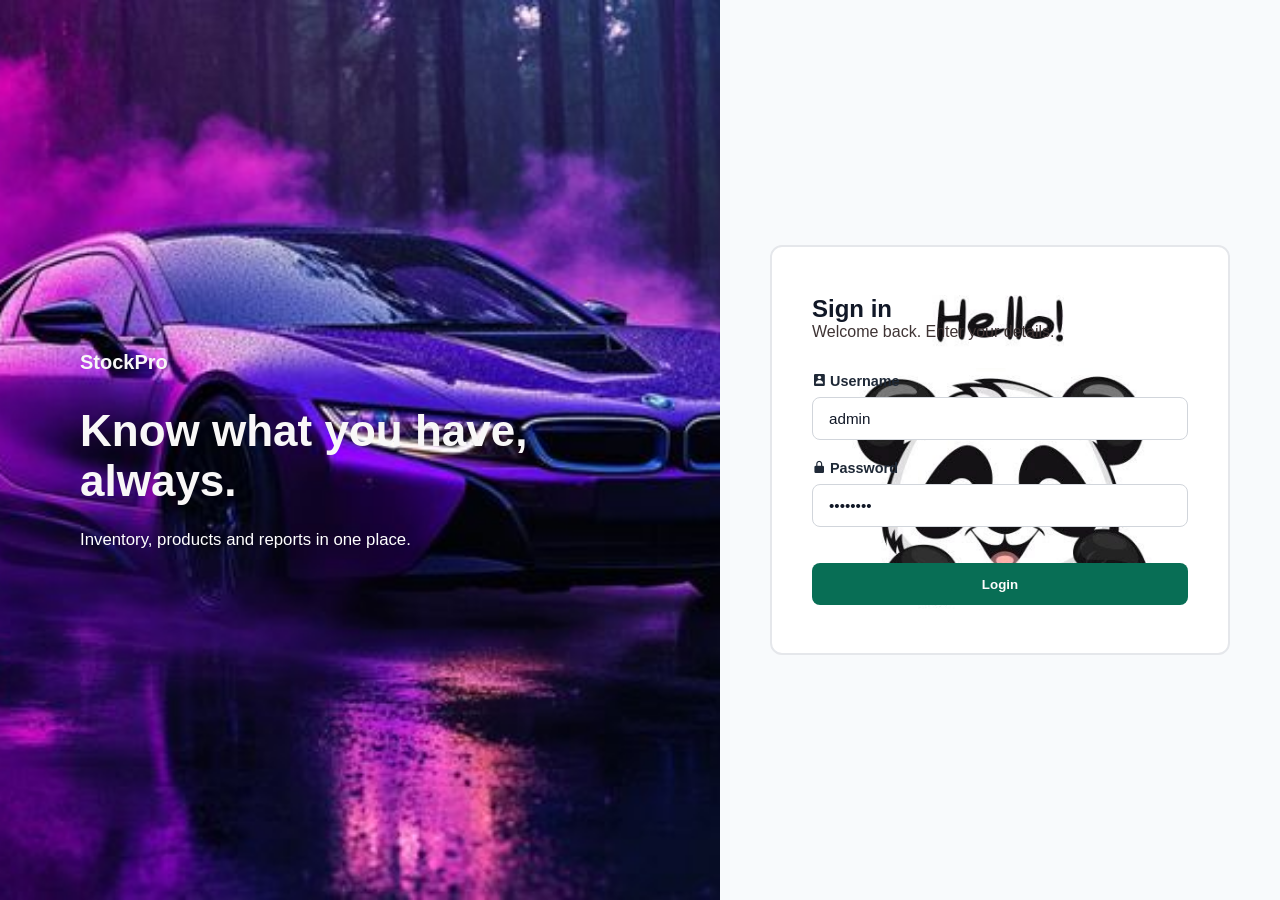
<file: index.html>
<!DOCTYPE html>
<html lang="en">
<head>
    <meta charset="UTF-8">
    <title>StockPro - Sign In</title>
    <link rel="stylesheet" href="style.css">
    <link href='https://unpkg.com/boxicons@2.1.4/css/boxicons.min.css' rel='stylesheet'>
    <style>
        body { margin: 0; padding: 0; background-color: #f3f4f6; display: block; }
        .auth-container { display: flex; width: 100vw; height: 100vh; }
        .auth-left { flex: 1; background: url('download.jpg') no-repeat center center; background-size: cover; color: rgb(248, 247, 247); display: flex; flex-direction: column; justify-content: center; padding: 0 5rem; }
        .auth-left h1 { font-size: 2.75rem; font-weight: 700; margin-bottom: 1.5rem; }
        .auth-left p { color: #ffffff; font-size: 1.05rem; }
        .auth-right { flex: 1; display: flex; align-items: center; justify-content: center; background-color: #f8fafc; }
        .auth-card { background: url('Sticker world.jpg') no-repeat center center; background-size: cover; padding: 3rem 2.5rem; border-radius: 12px; width: 100%; max-width: 460px; border: 2px solid var(--border-color); }
        .btn-login { background-color: #086e55; color: rgb(253, 252, 252); border: none; padding: 0.85rem; border-radius: 8px; cursor: pointer; font-weight: 600; width: 100%; margin-top: 1rem; }
    </style>
</head>
<body>
    <div class="auth-container">
        <div class="auth-left">
            <div style="font-size:1.25rem; font-weight:700; margin-bottom:2rem;">StockPro</div>
            <h1>Know what you have, always.</h1>
            <p>Inventory, products and reports in one place.</p>
        </div>
        <div class="auth-right">
            <div class="auth-card">
                <h2>Sign in</h2>
                <p style="color:#3f3434; margin-bottom:2rem;">Welcome back. Enter your details.</p>
                <form onsubmit="event.preventDefault(); window.location.href='dashboard.html';">
                    <div class="form-group"><label><i class='bx bxs-user-rectangle'></i> Username</label><input type="text" class="form-control" placeholder="admin" required value="admin"></div>
                    <div class="form-group"><label><i class='bx bxs-lock-alt'></i> Password</label><input type="password" class="form-control" placeholder="Password" required value="password"></div>
                    <button type="submit" class="btn-login">Login</button>
                </form>
            </div>
        </div>
    </div>
</body>
</html>
</file>
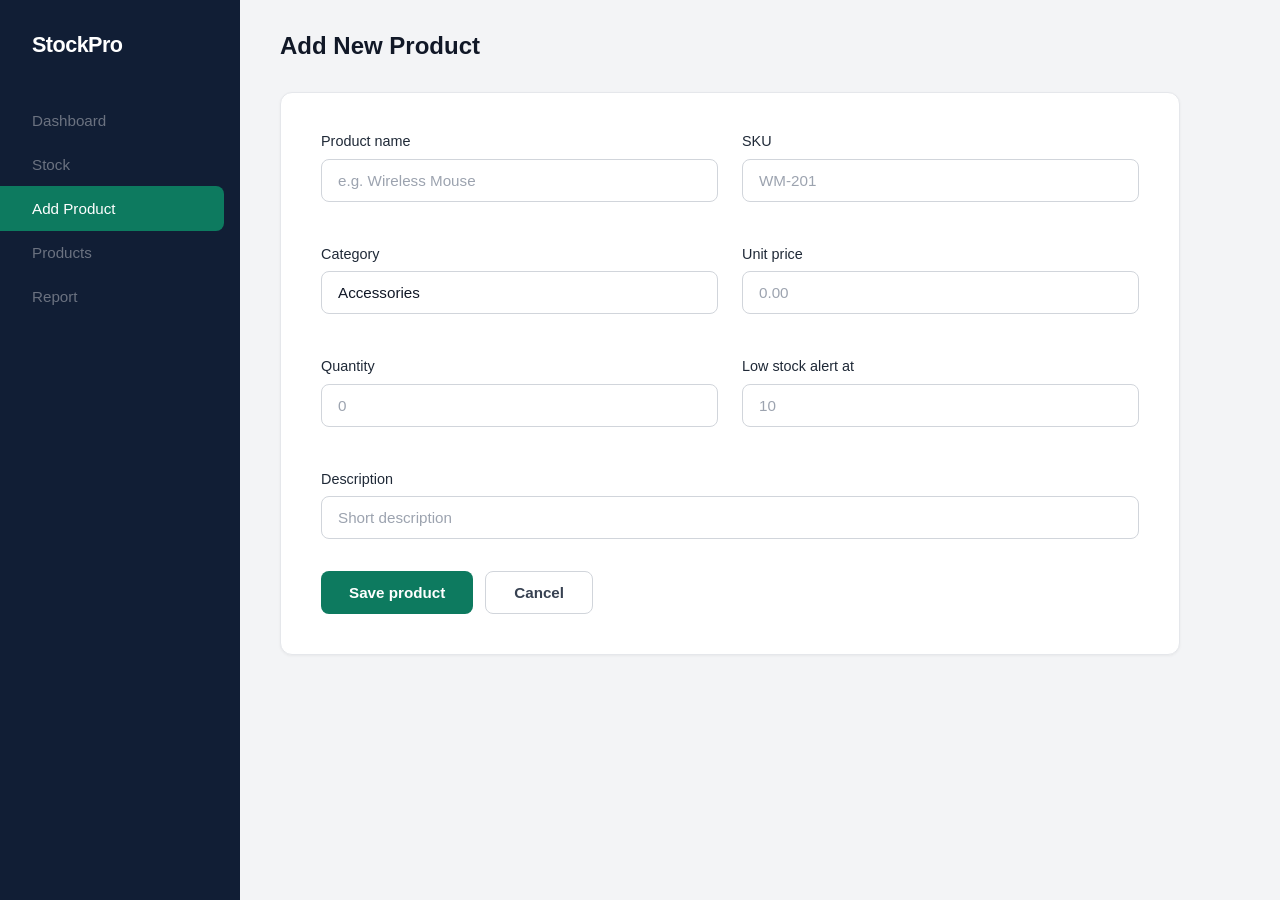
<file: add-product.html>
<!DOCTYPE html>
<html lang="en">
<head>
    <meta charset="UTF-8">
    <meta name="viewport" content="width=device-width, initial-scale=1.0">
    <title>StockPro - Add New Product</title>
    <link rel="stylesheet" href="style.css">
    <style>
        /* រចនាបថប្លង់ផ្ទៃទម្រង់បន្ថែមផលិតផលឱ្យដូចរូបភាពគំរូ */
        .form-container-card {
            background: white;
            border-radius: 12px;
            padding: 2.5rem;
            border: 1px solid var(--border-color);
            box-shadow: 0 1px 3px rgba(0,0,0,0.05);
            max-width: 900px;
            width: 100%;
        }

        .form-row-grid {
            display: grid;
            grid-template-columns: 1fr 1fr;
            gap: 1.5rem;
            margin-bottom: 1.5rem;
        }

        .form-group label {
            display: block;
            margin-bottom: 0.6rem;
            font-size: 0.9rem;
            font-weight: 500;
            color: #1f2937;
        }

        .form-control {
            width: 100%;
            padding: 0.75rem 1rem;
            border: 1px solid #d1d5db;
            border-radius: 8px;
            font-size: 0.95rem;
            color: #111827;
            background-color: #ffffff;
            transition: border-color 0.2s;
        }

        .form-control::placeholder {
            color: #9ca3af;
        }

        .form-control:focus {
            outline: none;
            border-color: var(--active-tab-bg);
        }

        .select-control {
            padding: 0.75rem 2.5rem 0.75rem 1rem;
            border: 1px solid #d1d5db;
            border-radius: 8px;
            font-size: 0.95rem;
            color: #111827;
            background: #ffffff url("data:image/svg+xml,%3Csvg xmlns='http://w3.org' fill='none' viewBox='0 0 24 24' stroke='%236b7280'%3E%3Cpath stroke-linecap='round' stroke-linejoin='round' stroke-width='2' d='M19 9l-7 7-7-7'/%3E%3C/svg%3E") no-repeat right 0.75rem center;
            background-size: 1rem;
            -webkit-appearance: none;
            appearance: none;
            cursor: pointer;
            width: 100%;
        }

        .btn-actions-group {
            display: flex;
            gap: 0.75rem;
            margin-top: 2rem;
        }

        .btn-save-prod {
            background-color: var(--active-tab-bg);
            color: white;
            border: none;
            padding: 0.75rem 1.75rem;
            border-radius: 8px;
            cursor: pointer;
            font-weight: 600;
            font-size: 0.95rem;
            transition: background-color 0.2s;
        }

        .btn-save-prod:hover {
            background-color: var(--primary-hover);
        }

        .btn-cancel-prod {
            background-color: white;
            color: #374151;
            border: 1px solid #d1d5db;
            padding: 0.75rem 1.75rem;
            border-radius: 8px;
            cursor: pointer;
            font-weight: 600;
            font-size: 0.95rem;
            transition: all 0.2s;
        }

        .btn-cancel-prod:hover {
            background-color: #f3f4f6;
        }
    </style>
</head>
<body>

    <!-- របារចំហៀងឆ្វេង (Sidebar) ដូចរូបថតគំរូ -->
    <div class="sidebar">
        <div class="logo">StockPro</div>
        <a href="dashboard.html">Dashboard</a>
        <a href="stock.html">Stock</a>
        <a href="add-product.html" class="active">Add Product</a>
        <a href="products.html">Products</a>
        <a href="report.html">Report</a>
    </div>

    <!-- ផ្នែកមាតិកាខាងស្តាំ -->
    <div class="main-wrapper">
        <div class="content-header">
            <h1 style="font-size: 1.5rem; font-weight: 700; color: #111827;">Add New Product</h1>
        </div>

        <div class="content-body">
            <!-- ផ្ទាំងកាតបំពេញទម្រង់បែបបទ -->
            <div class="form-container-card">
                <form id="add-product-page-form">
                    
                    <!-- ជួរទី១: Product name និង SKU -->
                    <div class="form-row-grid">
                        <div class="form-group">
                            <label>Product name</label>
                            <input type="text" id="p_name" class="form-control" placeholder="e.g. Wireless Mouse" required>
                        </div>
                        <div class="form-group">
                            <label>SKU</label>
                            <input type="text" id="p_sku" class="form-control" placeholder="WM-201" required>
                        </div>
                    </div>

                    <!-- ជួរទី២: Category និង Unit price -->
                    <div class="form-row-grid">
                        <div class="form-group">
                            <label>Category</label>
                            <select id="p_category" class="select-control">
                                <option value="Accessories">Accessories</option>
                                <option value="Peripherals">Peripherals</option>
                                <option value="Displays">Displays</option>
                            </select>
                        </div>
                        <div class="form-group">
                            <label>Unit price</label>
                            <input type="number" step="0.01" id="p_price" class="form-control" placeholder="0.00" required>
                        </div>
                    </div>

                    <!-- ជួរទី៣: Quantity និង Low stock alert at -->
                    <div class="form-row-grid">
                        <div class="form-group">
                            <label>Quantity</label>
                            <input type="number" id="p_qty" class="form-control" placeholder="0" required>
                        </div>
                        <div class="form-group">
                            <label>Low stock alert at</label>
                            <input type="number" id="p_alert" class="form-control" placeholder="10" required>
                        </div>
                    </div>

                    <!-- ជួរទី៤: Description (ពេញមួយជួរវែង) -->
                    <div class="form-group">
                        <label>Description</label>
                        <input type="text" id="p_desc" class="form-control" placeholder="Short description">
                    </div>

                    <!-- ផ្នែកប៊ូតុងបញ្ជាចុងក្រោយ -->
                    <div class="btn-actions-group">
                        <button type="submit" class="btn-save-prod">Save product</button>
                        <button type="button" class="btn-cancel-prod" onclick="window.location.href='products.html'">Cancel</button>
                    </div>

                </form>
            </div>
        </div>
    </div>

    <!-- ភ្ជាប់ទៅកាន់ Logic Script រួមដើម្បីគ្រប់គ្រងទិន្នន័យ -->
    <script src="script.js"></script>
    <script>
        // ដំណើរការរក្សាទុកទិន្នន័យផលិតផលថ្មីចូលទៅកាន់ LocalStorage
        document.getElementById('add-product-page-form').addEventListener('submit', function(e) {
            e.preventDefault();
            
            // ទាញយកបញ្ជីចាស់ដែលមានស្រាប់
            const products = JSON.parse(getProducts());
            
            // បង្កើត Object ផលិតផលថ្មី
            const newProduct = {
                id: Date.now(),
                name: document.getElementById('p_name').value,
                sku: document.getElementById('p_sku').value,
                category: document.getElementById('p_category').value,
                qty: parseInt(document.getElementById('p_qty').value),
                price: parseFloat(document.getElementById('p_price').value),
                minAlert: parseInt(document.getElementById('p_alert').value),
                description: document.getElementById('p_desc').value
            };

            // បន្ថែមចូលទៅក្នុងអារេ រួចរក្សាទុកទៅកាន់ LocalStorage
            products.push(newProduct);
            saveProducts(products);
            
            alert("Product added successfully!");
            // បង្វែរទិសដៅត្រឡប់ទៅកាន់ទំព័របញ្ជីផលិតផលវិញ
            window.location.href = 'products.html';
        });
    </script>
</body>
</html>
</file>
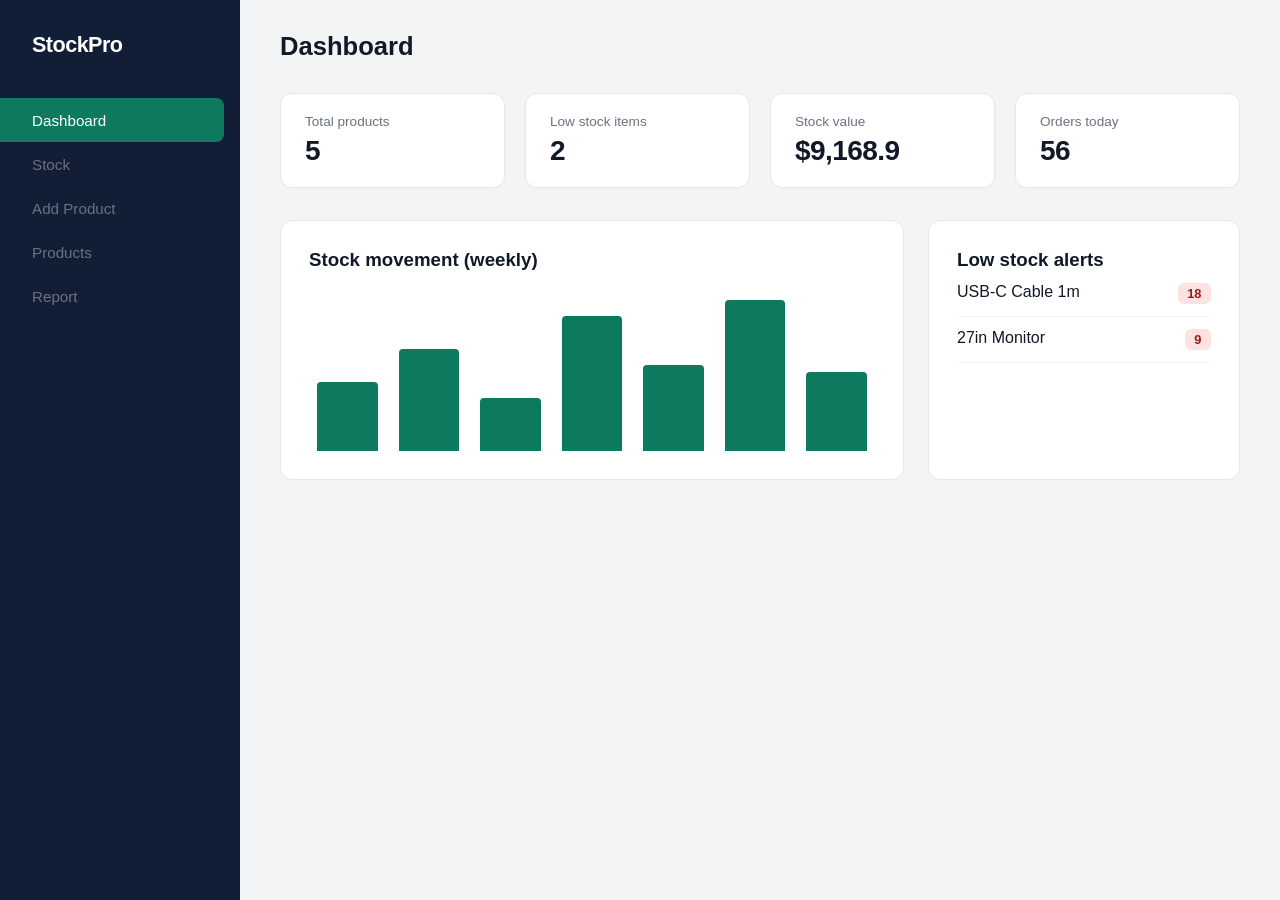
<file: dashboard.html>
<!DOCTYPE html>
<html lang="en">
<head>
    <meta charset="UTF-8">
    <title>StockPro - Dashboard</title>
    <link rel="stylesheet" href="style.css">
    <style>
        .dashboard-layout-grid { display: grid; grid-template-columns: 2fr 1fr; gap: 1.5rem; }
        .chart-box-card, .alert-box-card { background: white; border-radius: 12px; padding: 1.75rem; border: 1px solid var(--border-color); }
        .bar-chart-visual { display: flex; align-items: flex-end; justify-content: space-between; height: 180px; }
        .bar-item { width: 11%; background-color: #0d7a5f; border-radius: 4px 4px 0 0; }
        .alert-item-row { display: flex; justify-content: space-between; padding: 0.75rem 0; border-bottom: 1px solid #f3f4f6; }
        .alert-badge-count { background-color: #fee2e2; color: #991b1b; padding: 0.2rem 0.6rem; border-radius: 6px; font-weight: 600; font-size: 0.8rem; }
    </style>
</head>
<body>
    <div class="sidebar">
        <div class="logo">StockPro</div>
        <a href="dashboard.html" class="active">Dashboard</a>
        <a href="stock.html">Stock</a>
        <a href="add-product.html">Add Product</a>
        <a href="products.html">Products</a>
        <a href="report.html">Report</a>
    </div>
    <div class="main-wrapper">
        <div class="content-header"><h1>Dashboard</h1></div>
        <div class="content-body">
            <div class="metrics-grid">
                <div class="metric-card"><p>Total products</p><h3 id="dash-total-products">5</h3></div>
                <div class="metric-card"><p>Low stock items</p><h3 id="dash-low-stock-items">2</h3></div>
                <div class="metric-card"><p>Stock value</p><h3 id="dash-stock-value">$8,117</h3></div>
                <div class="metric-card"><p>Orders today</p><h3>56</h3></div>
            </div>
            <div class="dashboard-layout-grid">
                <div class="chart-box-card">
                    <h3>Stock movement (weekly)</h3>
                    <div class="bar-chart-visual">
                        <div class="bar-item" style="height: 42%;"></div>
                        <div class="bar-item" style="height: 62%;"></div>
                        <div class="bar-item" style="height: 32%;"></div>
                        <div class="bar-item" style="height: 82%;"></div>
                        <div class="bar-item" style="height: 52%;"></div>
                        <div class="bar-item" style="height: 92%;"></div>
                        <div class="bar-item" style="height: 48%;"></div>
                    </div>
                </div>
                <div class="alert-box-card">
                    <h3>Low stock alerts</h3>
                    <div id="dash-low-stock-list"></div>
                </div>
            </div>
        </div>
    </div>
    <script src="script.js"></script>
    <script>
        function renderLiveDashboard() {
            const products = JSON.parse(getProducts());
            let totalProducts = products.length;
            let lowStockCount = 0;
            let totalValue = 0;
            const alertListContainer = document.getElementById('dash-low-stock-list');
            if (alertListContainer) alertListContainer.innerHTML = '';
            
            products.forEach(p => {
                totalValue += (p.qty * p.price);
                if (p.qty <= p.minAlert) {
                    lowStockCount++;
                    if (alertListContainer) {
                        alertListContainer.innerHTML += `
                            <div class="alert-item-row"><span>${p.name}</span><span class="alert-badge-count">${p.qty}</span></div>
                        `;
                    }
                }
            });
            document.getElementById('dash-total-products').innerText = totalProducts;
            document.getElementById('dash-low-stock-items').innerText = lowStockCount;
            document.getElementById('dash-stock-value').innerText = '$' + totalValue.toLocaleString();
        }
        window.addEventListener('DOMContentLoaded', renderLiveDashboard);
    </script>
</body>
</html>
</file>
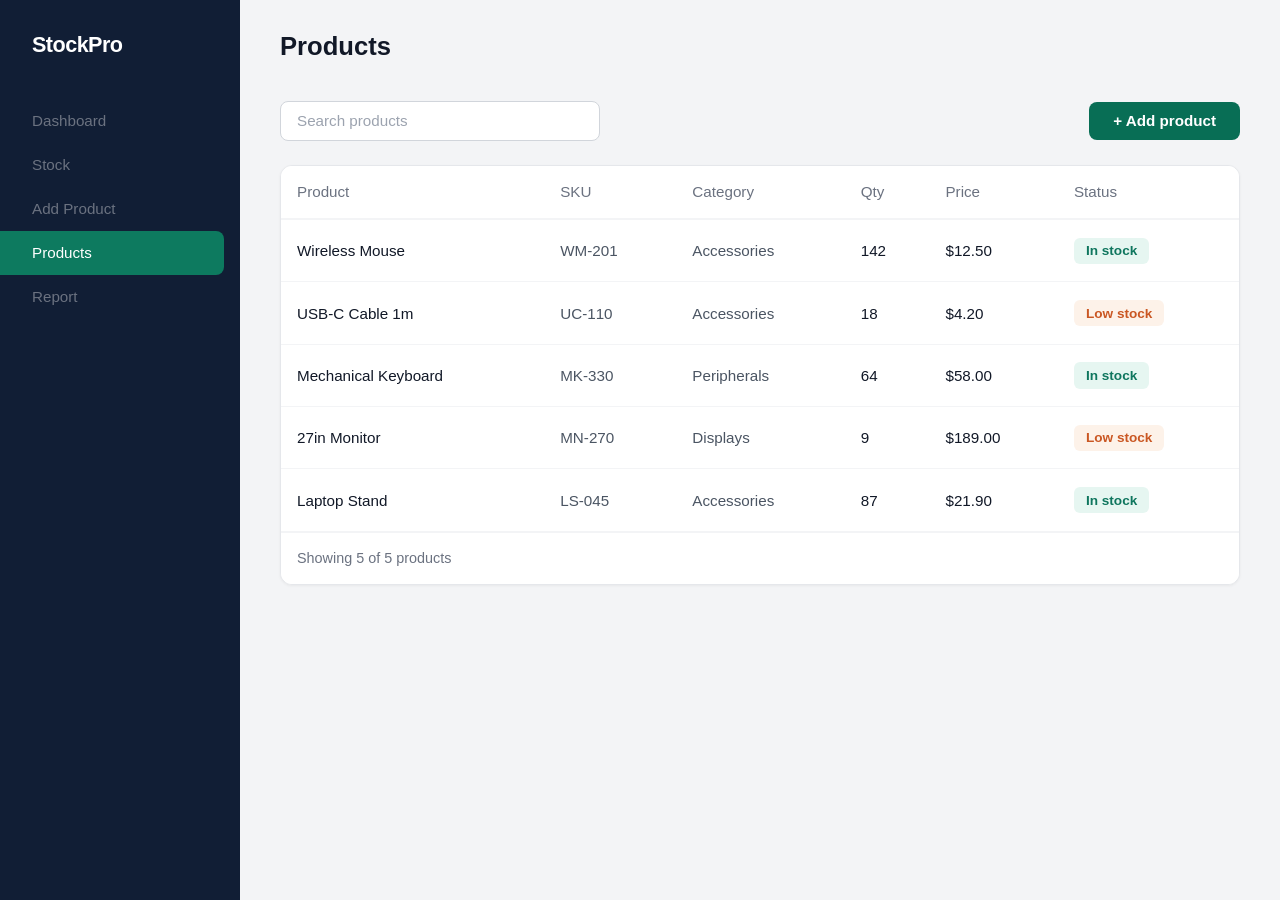
<file: products.html>
<!DOCTYPE html>
<html lang="en">
<head>
    <meta charset="UTF-8">
    <meta name="viewport" content="width=device-width, initial-scale=1.0">
    <title>StockPro - Products</title>
    <link rel="stylesheet" href="style.css">
    <style>
        /* រចនាបថបន្ថែមដើម្បីឱ្យផ្ទៃតារាង និងប៊ូតុងដូចរូបភាពគំរូ ១០០% */
        .products-filter-bar {
            display: flex;
            justify-content: space-between;
            align-items: center;
            margin-bottom: 1.5rem;
        }

        .search-container-box {
            width: 100%;
            max-width: 320px;
        }

        .table-footer-info {
            padding: 1.1rem 1rem;
            color: #6b7280;
            font-size: 0.9rem;
            font-weight: 400;
            background-color: #ffffff;
            border-top: 1px solid #f3f4f6;
        }

        /* ស្ទីលសម្រាប់ប៊ូតុង + Add product ពណ៌បៃតងចាស់ជ្រុងមូល */
        .btn-add-product {
            background-color: #086e55; /* ពណ៌បៃតងចាស់ដូចក្នុងរូបភាព */
            color: white;
            border: none;
            padding: 0.65rem 1.5rem;
            border-radius: 8px;
            cursor: pointer;
            font-weight: 600;
            font-size: 0.95rem;
            transition: background-color 0.2s;
        }

        .btn-add-product:hover {
            background-color: #065441;
        }

        /* កែសម្រួលរចនាបថតារាងបន្ថែម */
        table {
            width: 100%;
            border-collapse: collapse;
            text-align: left;
        }

        th, td {
            padding: 1.1rem 1rem;
            font-size: 0.95rem;
            border-bottom: 1px solid #f3f4f6;
        }

        th {
            color: #6b7280;
            font-weight: 500;
            background-color: #ffffff;
            border-bottom: 2px solid #f3f4f6;
        }

        td {
            color: #111827;
        }

        .text-muted-col {
            color: #4b5563;
        }
    </style>
</head>
<body>

    <!-- របារចំហៀងឆ្វេង (Sidebar) ដូចរូបថតគំរូ -->
    <div class="sidebar">
        <div class="logo">StockPro</div>
        <a href="dashboard.html">Dashboard</a>
        <a href="stock.html">Stock</a>
        <a href="add-product.html">Add Product</a>
        <a href="products.html" class="active">Products</a>
        <a href="report.html">Report</a>
    </div>

    <!-- ផ្នែកមាតិកាខាងស្តាំ -->
    <div class="main-wrapper">
        <div class="content-header">
            <h1 style="font-size: 1.6rem; font-weight: 700; color: #111827; margin-bottom: 0.5rem;">Products</h1>
        </div>

        <div class="content-body">
            
            <!-- របារស្វែងរក និង ប៊ូតុងសកម្មភាពខាងលើតារាង -->
            <div class="products-filter-bar">
                <div class="search-container-box">
                    <input type="text" id="products-search" class="search-input" placeholder="Search products" onkeyup="filterProductsTable()">
                </div>
                <div>
                    <button class="btn-add-product" onclick="window.location.href='add-product.html'">+ Add product</button>
                </div>
            </div>

            <!-- ផ្ទាំងប្រអប់តារាងបញ្ជីផលិតផល (Products Table Box) -->
            <div class="table-container-box" style="padding: 0; overflow: hidden;">
                <div class="table-responsive">
                    <table>
                        <thead>
                            <tr>
                                <th>Product</th>
                                <th>SKU</th>
                                <th>Category</th>
                                <th>Qty</th>
                                <th>Price</th>
                                <th>Status</th>
                            </tr>
                        </thead>
                        <tbody id="products-list-tbody">
                            <!-- ទិន្នន័យផលិតផលនឹងត្រូវលោតចេញមកទីនេះដោយស្វ័យប្រវត្តិតាម JavaScript -->
                        </tbody>
                    </table>
                </div>
                
                <!-- ផ្នែក Footer បង្ហាញចំនួនទិន្នន័យខាងក្រោមតារាង -->
                <div class="table-footer-info" id="products-count-label">
                    Showing 5 of 1,248 products
                </div>
            </div>

        </div>
    </div>

    <!-- ភ្ជាប់ទៅកាន់ Logic Script រួមដើម្បីគ្រប់គ្រងទិន្នន័យ -->
    <script src="script.js"></script>
    <script>
        // អនុគមន៍បង្ហាញបញ្ជីផលិតផលឱ្យស្របតាមទម្រង់រូបភាព UI ដើម ១百分百
        function renderProductsListUI() {
            const tableBody = document.getElementById('products-list-tbody');
            const countLabel = document.getElementById('products-count-label');
            if (!tableBody) return;

            // ទាញយកទិន្នន័យផលិតផលពី localStorage
            const products = JSON.parse(getProducts());
            tableBody.innerHTML = '';

            products.forEach(p => {
                const isLow = p.qty <= p.minAlert;
                const statusText = isLow ? 'Low stock' : 'In stock';
                const badgeClass = isLow ? 'low-stock' : 'in-stock';

                tableBody.innerHTML += `
                    <tr>
                        <td style="font-weight: 400;">${p.name}</td>
                        <td class="text-muted-col">${p.sku}</td>
                        <td class="text-muted-col">${p.category}</td>
                        <td>${p.qty}</td>
                        <td>$${p.price.toFixed(2)}</td>
                        <td><span class="badge ${badgeClass}">${statusText}</span></td>
                    </tr>
                `;
            });

            if (countLabel) {
                countLabel.innerText = `Showing ${products.length} of ${products.length} products`;
            }
        }

        // មុខងារចម្រោះ និងស្វែងរកផលិតផលក្នុងតារាង (Real-time Search)
        function filterProductsTable() {
            const searchVal = document.getElementById('products-search').value.toLowerCase();
            const tableBody = document.getElementById('products-list-tbody');
            const countLabel = document.getElementById('products-count-label');
            const products = JSON.parse(getProducts());
            
            tableBody.innerHTML = '';
            let currentShown = 0;

            products.forEach(p => {
                if (p.name.toLowerCase().includes(searchVal) || p.sku.toLowerCase().includes(searchVal) || p.category.toLowerCase().includes(searchVal)) {
                    currentShown++;
                    const isLow = p.qty <= p.minAlert;
                    const statusText = isLow ? 'Low stock' : 'In stock';
                    const badgeClass = isLow ? 'low-stock' : 'in-stock';

                    tableBody.innerHTML += `
                        <tr>
                            <td style="font-weight: 400;">${p.name}</td>
                            <td class="text-muted-col">${p.sku}</td>
                            <td class="text-muted-col">${p.category}</td>
                            <td>${p.qty}</td>
                            <td>$${p.price.toFixed(2)}</td>
                            <td><span class="badge ${badgeClass}">${statusText}</span></td>
                        </tr>
                    `;
                }
            });

            if (countLabel) {
                countLabel.innerText = `Showing ${currentShown} of ${products.length} products`;
            }
        }

        // ដំណើរការបង្កើតផ្ទៃតារាងពេលបើកទំព័រដំបូង
        window.addEventListener('DOMContentLoaded', () => {
            renderProductsListUI();
        });
    </script>
</body>
</html>
</file>
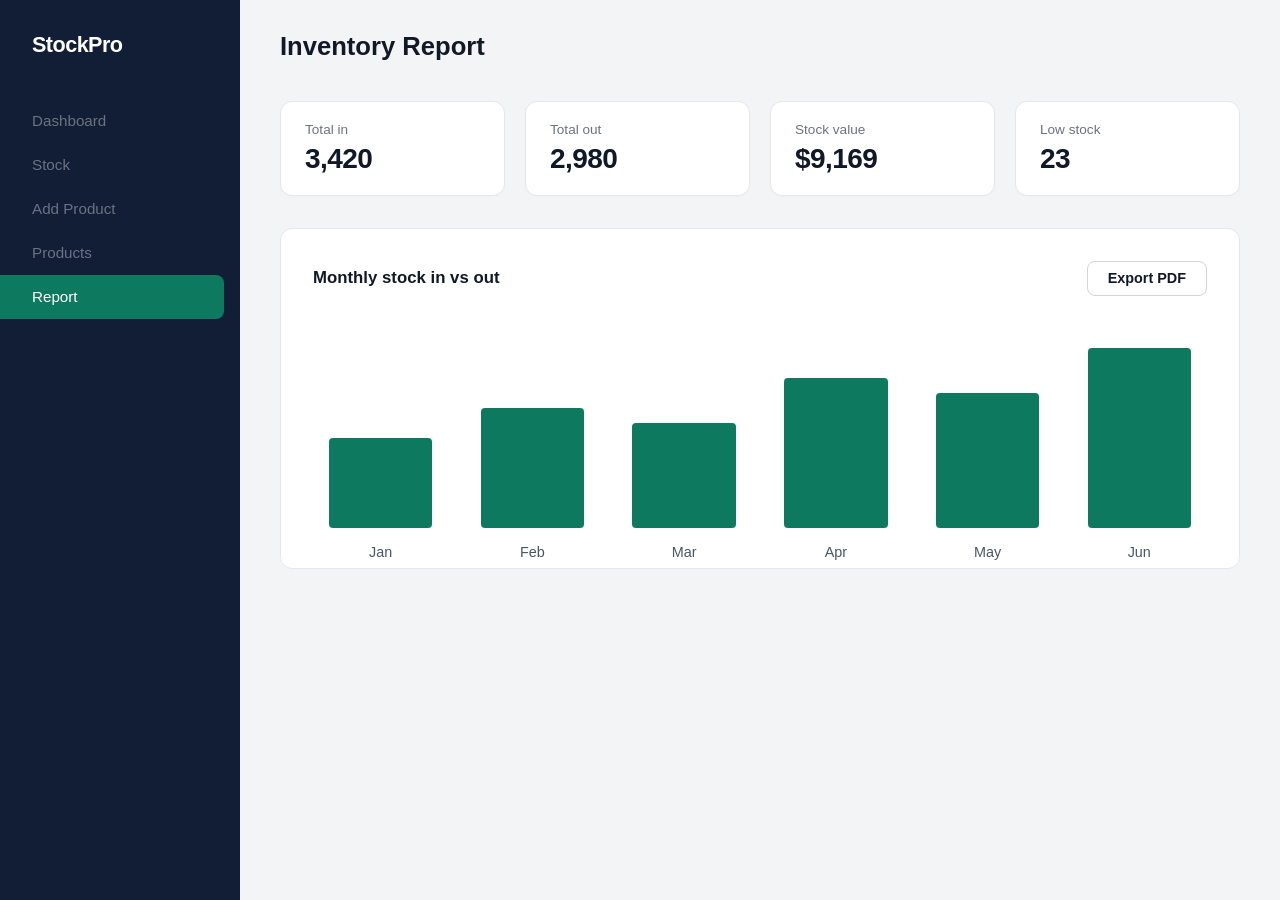
<file: report.html>
<!DOCTYPE html>
<html lang="en">
<head>
    <meta charset="UTF-8">
    <meta name="viewport" content="width=device-width, initial-scale=1.0">
    <title>StockPro - Inventory Report</title>
    <link rel="stylesheet" href="style.css">
    <style>
        /* រចនាបថបន្ថែមដើម្បីតម្រឹមប្លង់ទំព័ររបាយការណ៍ឱ្យដូចរូបភាពគំរូ */
        .report-chart-container {
            background: white;
            border-radius: 12px;
            padding: 2rem;
            border: 1px solid var(--border-color);
            position: relative;
        }

        .report-chart-header {
            display: flex;
            justify-content: space-between;
            align-items: center;
            margin-bottom: 2.5rem;
        }

        .report-chart-header h3 {
            font-size: 1.05rem;
            font-weight: 700;
            color: #111827;
        }

        /* ប៊ូតុង Export PDF ពណ៌សគែមប្រផេះអក្សរខ្មៅដិត */
        .btn-export-pdf {
            background-color: white;
            color: #111827;
            border: 1px solid #d1d5db;
            padding: 0.55rem 1.25rem;
            border-radius: 8px;
            cursor: pointer;
            font-weight: 600;
            font-size: 0.9rem;
            transition: all 0.2s;
        }

        .btn-export-pdf:hover {
            background-color: #f9fafb;
            border-color: #9ca3af;
        }

        /* ប្លង់របារគំនូសតាងប្រចាំខែ */
        .monthly-chart-visual {
            display: flex;
            align-items: flex-end;
            justify-content: space-between;
            height: 200px;
            padding: 0 1rem;
        }

        .monthly-bar-group {
            width: 12%;
            display: flex;
            flex-direction: column;
            align-items: center;
            gap: 1rem;
        }

        .monthly-bar {
            width: 100%;
            background-color: #0d7a5f; /* ពណ៌បៃតងចាស់ដូចក្នុងរូបភាព */
            border-radius: 4px;
            transition: height 0.3s ease;
        }

        .month-label {
            color: #4b5563;
            font-size: 0.9rem;
            font-weight: 400;
            margin-bottom: -1.5rem;
        }
    </style>
</head>
<body>

    <!-- របារចំហៀងឆ្វេង (Sidebar) ដូចរូបថតគំរូ -->
    <div class="sidebar">
        <div class="logo">StockPro</div>
        <a href="dashboard.html">Dashboard</a>
        <a href="stock.html">Stock</a>
        <a href="add-product.html">Add Product</a>
        <a href="products.html">Products</a>
        <a href="report.html" class="active">Report</a>
    </div>

    <!-- ផ្នែកមាតិកាខាងស្តាំ -->
    <div class="main-wrapper">
        <div class="content-header">
            <h1 style="font-size: 1.6rem; font-weight: 700; color: #111827; margin-bottom: 0.5rem;">Inventory Report</h1>
        </div>

        <div class="content-body">
            
            <!-- ផ្នែកសូចនាករវាស់វែងខាងលើ (Top Metric Cards រៀបដេកទន្ទឹមគ្នា ដូចរូបភាព) -->
            <div class="metrics-grid">
                <div class="metric-card">
                    <p>Total in</p>
                    <h3>3,420</h3>
                </div>
                <div class="metric-card">
                    <p>Total out</p>
                    <h3>2,980</h3>
                </div>
                <div class="metric-card">
                    <p>Stock value</p>
                    <h3 id="report-stock-value">$48,320</h3>
                </div>
                <div class="metric-card">
                    <p>Low stock</p>
                    <h3>23</h3>
                </div>
            </div>

            <!-- ផ្នែកប្រអប់គំនូសតាងលំហូរស្តុកប្រចាំខែ (Monthly stock in vs out) -->
            <div class="report-chart-container">
                
                <div class="report-chart-header">
                    <h3>Monthly stock in vs out</h3>
                    <!-- មុខងារចុចដោនឡូដជា PDF តាមប្រព័ន្ធ Browser Print -->
                    <button class="btn-export-pdf" onclick="window.print()">Export PDF</button>
                </div>

                <div class="monthly-chart-visual">
                    <!-- ខែមករា -->
                    <div class="monthly-bar-group">
                        <div class="monthly-bar" style="height: 90px;"></div>
                        <span class="month-label">Jan</span>
                    </div>
                    <!-- ខែកុម្ភៈ -->
                    <div class="monthly-bar-group">
                        <div class="monthly-bar" style="height: 120px;"></div>
                        <span class="month-label">Feb</span>
                    </div>
                    <!-- ខែមីនា -->
                    <div class="monthly-bar-group">
                        <div class="monthly-bar" style="height: 105px;"></div>
                        <span class="month-label">Mar</span>
                    </div>
                    <!-- ខែមេសា -->
                    <div class="monthly-bar-group">
                        <div class="monthly-bar" style="height: 150px;"></div>
                        <span class="month-label">Apr</span>
                    </div>
                    <!-- ខែឧសភា -->
                    <div class="monthly-bar-group">
                        <div class="monthly-bar" style="height: 135px;"></div>
                        <span class="month-label">May</span>
                    </div>
                    <!-- ខែមិថុនា -->
                    <div class="monthly-bar-group">
                        <div class="monthly-bar" style="height: 180px;"></div>
                        <span class="month-label">Jun</span>
                    </div>
                </div>

            </div>

        </div>
    </div>

    <!-- ភ្ជាប់ទៅកាន់ Logic Script រួមដើម្បីទាញយកតម្លៃស្តុកសរុបជាក់ស្តែង -->
    <script src="script.js"></script>
    <script>
        function renderLiveReportValue() {
            const products = JSON.parse(getProducts());
            
            if (products && products.length > 0) {
                let totalValue = 0;
                products.forEach(p => {
                    totalValue += (p.qty * p.price);
                });

                // បើកាលណាមានទិន្នន័យបន្ថែមថ្មីក្នុង LocalStorage វានឹងធ្វើបច្ចុប្បន្នភាពតម្លៃស្តុកសរុបភ្លាមៗ
                const stockValElement = document.getElementById('report-stock-value');
                if (stockValElement) {
                    stockValElement.innerText = '$' + totalValue.toLocaleString(undefined, {
                        minimumFractionDigits: 0, 
                        maximumFractionDigits: 0
                    });
                }
            }
        }

        window.addEventListener('DOMContentLoaded', () => {
            renderLiveReportValue();
        });
    </script>
</body>
</html>
</file>
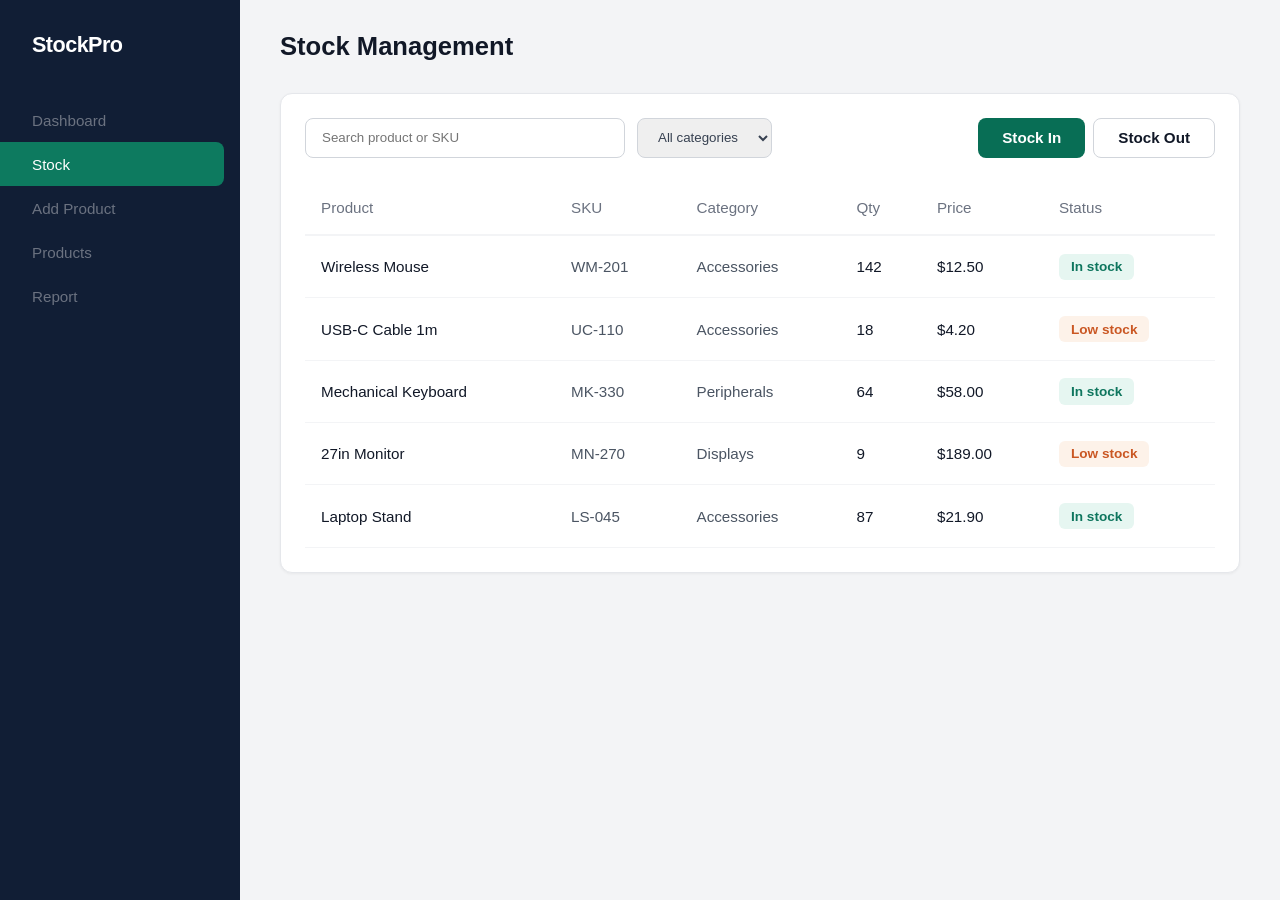
<file: stock.html>
<!DOCTYPE html>
<html lang="en">
<head>
    <meta charset="UTF-8">
    <title>StockPro - Stock Management</title>
    <link rel="stylesheet" href="style.css">
    <style>
        .stock-filter-bar { display: flex; justify-content: space-between; align-items: center; margin-bottom: 1.5rem; }
        .filter-controls-left { display: flex; gap: 0.75rem; flex: 1; }
        .search-input-exact { width: 100%; max-width: 320px; padding: 0.65rem 1rem; border: 1px solid #d1d5db; border-radius: 8px; }
        .category-select-exact { padding: 0.65rem 1rem; border: 1px solid #d1d5db; border-radius: 8px; color: #374151; }
        .buttons-group-right { display: flex; gap: 0.5rem; }
    </style>
</head>
<body>
    <div class="sidebar">
        <div class="logo">StockPro</div>
        <a href="dashboard.html">Dashboard</a>
        <a href="stock.html" class="active">Stock</a>
        <a href="add-product.html">Add Product</a>
        <a href="products.html">Products</a>
        <a href="report.html">Report</a>
    </div>
    <div class="main-wrapper">
        <div class="content-header"><h1>Stock Management</h1></div>
        <div class="content-body">
            <div class="table-container-box">
                <div class="stock-filter-bar">
                    <div class="filter-controls-left">
                        <input type="text" id="stock-search-input" class="search-input-exact" placeholder="Search product or SKU" onkeyup="filterStockTable()">
                        <select id="stock-category-select" class="category-select-exact" onchange="filterStockTable()">
                            <option value="All categories">All categories</option>
                            <option value="Accessories">Accessories</option>
                            <option value="Peripherals">Peripherals</option>
                            <option value="Displays">Displays</option>
                        </select>
                    </div>
                    <div class="buttons-group-right">
                        <button class="btn-stock-in" onclick="openMovementModal('in')">Stock In</button>
                        <button class="btn-stock-out" onclick="openMovementModal('out')">Stock Out</button>
                    </div>
                </div>
                <div class="table-responsive">
                    <table>
                        <thead>
                            <tr><th>Product</th><th>SKU</th><th>Category</th><th>Qty</th><th>Price</th><th>Status</th></tr>
                        </thead>
                        <tbody id="stock-management-tbody"></tbody>
                    </table>
                </div>
            </div>
        </div>
    </div>
    <div id="stock-modal" class="modal-overlay">
        <div class="modal-container">
            <div class="modal-header"><h2>Record stock movement</h2><button class="close-modal-btn" onclick="closeStockModal()">&times;</button></div>
            <form id="modal-stock-form">
                <div class="modal-body">
                    <div class="form-group"><label>Product *</label><select id="modal-product-select" class="form-control" required></select></div>
                    <div class="form-group"><label>Movement type *</label><select id="modal-movement-type" class="form-control" required><option value="in">Stock In</option><option value="out">Stock Out</option></select></div>
                    <div class="form-group"><label>Quantity *</label><input type="number" id="modal-quantity" class="form-control" min="1" required></div>
                </div>
                <div class="modal-footer"><button type="button" class="btn-secondary" onclick="closeStockModal()">Cancel</button><button type="submit" class="btn-stock-in">Save movement</button></div>
            </form>
        </div>
    </div>
    <script src="script.js"></script>
    <script>
        function renderStockManagementUI() {
            const tableBody = document.getElementById('stock-management-tbody');
            const products = JSON.parse(getProducts());
            tableBody.innerHTML = '';
            products.forEach(p => {
                const isLow = p.qty <= p.minAlert;
                tableBody.innerHTML += `
                    <tr><td>${p.name}</td><td style="color:#4b5563;">${p.sku}</td><td style="color:#4b5563;">${p.category}</td><td>${p.qty}</td><td>$${p.price.toFixed(2)}</td><td><span class="badge ${isLow?'low-stock':'in-stock'}">${isLow?'Low stock':'In stock'}</span></td></tr>
                `;
            });
        }
        function filterStockTable() {
            const searchVal = document.getElementById('stock-search-input').value.toLowerCase();
            const catVal = document.getElementById('stock-category-select').value;
            const tableBody = document.getElementById('stock-management-tbody');
            const products = JSON.parse(getProducts());
            tableBody.innerHTML = '';
            products.forEach(p => {
                if ((p.name.toLowerCase().includes(searchVal) || p.sku.toLowerCase().includes(searchVal)) && (catVal === 'All categories' || p.category === catVal)) {
                    const isLow = p.qty <= p.minAlert;
                    tableBody.innerHTML += `
                        <tr><td>${p.name}</td><td>${p.sku}</td><td>${p.category}</td><td>${p.qty}</td><td>$${p.price.toFixed(2)}</td><td><span class="badge ${isLow?'low-stock':'in-stock'}">${isLow?'Low stock':'In stock'}</span></td></tr>
                    `;
                }
            });
        }
        function openMovementModal(type) {
            document.getElementById('stock-modal').style.display = 'flex';
            document.getElementById('modal-movement-type').value = type;
            const select = document.getElementById('modal-product-select');
            select.innerHTML = '';
            JSON.parse(getProducts()).forEach(p => { select.innerHTML += `<option value="${p.id}">${p.name}</option>`; });
        }
        function closeStockModal() { document.getElementById('stock-modal').style.display = 'none'; }
        document.getElementById('modal-stock-form').addEventListener('submit', function(e) {
            e.preventDefault();
            const id = parseInt(document.getElementById('modal-product-select').value);
            const type = document.getElementById('modal-movement-type').value;
            const qty = parseInt(document.getElementById('modal-quantity').value);
            let products = JSON.parse(getProducts());
            const idx = products.findIndex(p => p.id === id);
            if(idx !== -1) {
                if(type === 'in') products[idx].qty += qty;
                else { if(products[idx].qty < qty) { alert("Not enough stock!"); return; } products[idx].qty -= qty; }
                saveProducts(products); renderStockManagementUI(); closeStockModal();
            }
        });
        window.addEventListener('DOMContentLoaded', renderStockManagementUI);
    </script>
</body>
</html>
</file>
<file: style.css>
/* ==========================================================================
   1. GLOBAL VARIABLES & RESET STYLES
   ========================================================================== */
:root {
    /* ពណ៌ចម្បងៗតាមច្បាប់ដើមនៃ Mockups */
    --bg-dark: #111e35;         /* ពណ៌ខៀវចាស់ក្រម៉ៅរបស់ Sidebar & Auth Left */
    --active-tab-bg: #0d7a5f;   /* ពណ៌បៃតង Teal របស់ Tab ដែលកំពុងបើក */
    --primary-teal: #086e55;    /* ពណ៌បៃតងចាស់របស់ប៊ូតុងសកម្មភាពចម្បង (Stock In, Login) */
    --primary-hover: #065441;   /* ពណ៌ពេល Hover លើប៊ូតុងបៃតង */
    
    /* ពណ៌អក្សរ និងបន្ទាត់គែម */
    --text-main: #111827;       /* ពណ៌អក្សរចម្បង (ខ្មៅដិត) */
    --text-muted: #6b7280;     /* ពណ៌អក្សររាយរាប់ (ប្រផេះ) */
    --border-color: #e5e7eb;   /* ពណ៌បន្ទាត់កាត និងបន្ទាត់តារាង */
    
    /* ពណ៌ Badges ស្ថានភាពស្តុក */
    --badge-in-stock: #e6f6f1;
    --text-in-stock: #0f765e;
    --badge-low-stock: #fdf2e9;
    --text-low-stock: #ca5723;
}

* {
    box-sizing: border-box;
    margin: 0;
    padding: 0;
    font-family: -apple-system, BlinkMacSystemFont, "Segoe UI", Roboto, Helvetica, Arial, sans-serif;
}

body {
    background-color: #f8fafc;
    color: var(--text-main);
    display: flex;
    min-height: 100vh;
}

/* ==========================================================================
   2. SYSTEM LAYOUT Architecture (Sidebar & Content Area)
   ========================================================================== */
.sidebar {
    width: 240px;
    background-color: var(--bg-dark);
    color: white;
    display: flex;
    flex-direction: column;
    padding: 2rem 0;
    flex-shrink: 0;
}

.sidebar .logo {
    padding: 0 2rem 2.5rem 2rem;
    font-size: 1.35rem;
    font-weight: 700;
    letter-spacing: -0.025em;
    color: white;
}

.sidebar a {
    color: var(--text-muted);
    text-decoration: none;
    padding: 0.85rem 2rem;
    display: block;
    font-size: 0.95rem;
    font-weight: 500;
    transition: color 0.2s;
}

.sidebar a:hover {
    color: white;
}

.sidebar a.active {
    background-color: var(--active-tab-bg);
    color: white;
    border-top-right-radius: 8px;
    border-bottom-right-radius: 8px;
    margin-right: 1rem;
}

/* ផ្ទៃមាតិកាខាងស្តាំ */
.main-wrapper {
    flex: 1;
    display: flex;
    flex-direction: column;
    background-color: #f3f4f6; /* ផ្ទៃខាងក្រោយប្រផេះខ្ចីដូចរូបភាព */
    overflow-x: hidden;
}

.content-header {
    padding: 2rem 2.5rem 1rem 2.5rem;
    background: #f3f4f6;
}

.content-header h1 {
    font-size: 1.6rem;
    font-weight: 700;
    color: #111827;
}

.content-body {
    padding: 1rem 2.5rem 2.5rem 2.5rem;
    flex: 1;
}

/* ប្រអប់កាតសរុបព័ត៌មាន (White Container Box) */
.table-container-box {
    background: white;
    border-radius: 12px;
    padding: 1.5rem;
    border: 1px solid var(--border-color);
    box-shadow: 0 1px 3px rgba(0, 0, 0, 0.05);
}

/* ==========================================================================
   3. DASHBOARD PAGE COMPONENTS (Metric Cards & Charts)
   ========================================================================== */
/* ប្រអប់កាតទាំង ៤ រៀបដេកទន្ទឹមគ្នា (ស្របតាមរូបភាពទី២) */
.metrics-grid {
    display: grid;
    grid-template-columns: repeat(4, 1fr);
    gap: 1.25rem;
    margin-bottom: 2rem;
}

.metric-card {
    background: white;
    border-radius: 12px;
    padding: 1.25rem 1.5rem;
    border: 1px solid var(--border-color);
    box-shadow: 0 1px 2px rgba(0, 0, 0, 0.02);
}

.metric-card p {
    color: var(--text-muted);
    font-size: 0.85rem;
    font-weight: 500;
    margin-bottom: 0.35rem;
}

.metric-card h3 {
    font-size: 1.75rem;
    font-weight: 700;
    color: #111827;
    letter-spacing: -0.02em;
}

/* គំនូសតាងរបារ (Bar Chart Visuals) */
.bar-chart-visual {
    display: flex;
    align-items: flex-end;
    justify-content: space-between;
    height: 180px;
    padding: 1rem 0.5rem 0 0.5rem;
}

.bar-item {
    width: 11%;
    background-color: var(--active-tab-bg);
    border-radius: 4px 4px 0 0;
}

/* ==========================================================================
   4. TABLES, INPUTS & FILTERS COMPONENTS
   ========================================================================== */
/* របារចម្រោះ និងប្រអប់ស្វែងរកខាងលើតារាង */
.search-input {
    width: 100%;
    padding: 0.65rem 1rem;
    border: 1px solid #d1d5db;
    border-radius: 8px;
    font-size: 0.95rem;
    color: var(--text-main);
    background-color: #ffffff;
}

.search-input::placeholder {
    color: #9ca3af;
}

.category-select {
    padding: 0.65rem 2.5rem 0.65rem 1rem;
    border: 1px solid #d1d5db;
    border-radius: 8px;
    font-size: 0.95rem;
    color: #374151;
    background: #ffffff url("data:image/svg+xml,%3Csvg xmlns='http://w3.org' fill='none' viewBox='0 0 24 24' stroke='%236b7280'%3E%3Cpath stroke-linecap='round' stroke-linejoin='round' stroke-width='2' d='M19 9l-7 7-7-7'/%3E%3C/svg%3E") no-repeat right 0.75rem center;
    background-size: 1rem;
    -webkit-appearance: none;
    appearance: none;
    cursor: pointer;
}

/* ទម្រង់តារាង */
.table-responsive {
    overflow-x: auto;
    width: 100%;
}

table {
    width: 100%;
    border-collapse: collapse;
    text-align: left;
}

th, td {
    padding: 1.1rem 1rem;
    font-size: 0.95rem;
    border-bottom: 1px solid #f3f4f6;
}

th {
    color: var(--text-muted);
    font-weight: 500;
    background-color: #ffffff;
    border-bottom: 2px solid #f3f4f6;
}

td {
    color: #111827;
}

/* ស្ថានភាព Badges */
.badge {
    padding: 0.35rem 0.75rem;
    border-radius: 6px;
    font-size: 0.85rem;
    font-weight: 600;
    display: inline-block;
}

.badge.in-stock {
    background-color: var(--badge-in-stock);
    color: var(--text-in-stock);
}

.badge.low-stock {
    background-color: var(--badge-low-stock);
    color: var(--text-low-stock);
}

/* ==========================================================================
   5. BUTTONS VARIATIONS
   ========================================================================== */
/* ប៊ូតុងពណ៌បៃតងចាស់ (Stock In, Login, Save Product) */
.btn-stock-in, .btn-add-product, .btn-save-prod {
    background-color: var(--primary-teal);
    color: white;
    border: none;
    padding: 0.65rem 1.5rem;
    border-radius: 8px;
    cursor: pointer;
    font-weight: 600;
    font-size: 0.95rem;
    transition: background-color 0.2s;
}

.btn-stock-in:hover, .btn-add-product:hover, .btn-save-prod:hover {
    background-color: var(--primary-hover);
}

/* ប៊ូតុងពណ៌សគែមប្រផេះ (Stock Out, Export PDF, Cancel) */
.btn-stock-out, .btn-export-pdf, .btn-cancel, .btn-secondary {
    background-color: white;
    color: #111827;
    border: 1px solid #d1d5db;
    padding: 0.65rem 1.5rem;
    border-radius: 8px;
    cursor: pointer;
    font-weight: 600;
    font-size: 0.95rem;
    transition: all 0.2s;
}

.btn-stock-out:hover, .btn-export-pdf:hover, .btn-cancel:hover, .btn-secondary:hover {
    background-color: #f9fafb;
    border-color: #9ca3af;
}

/* ==========================================================================
   6. INTERACTIVE MODAL DIALOGS
   ========================================================================== */
.modal-overlay {
    display: none;
    position: fixed;
    top: 0;
    left: 0;
    width: 100%;
    height: 100%;
    background-color: rgba(0, 0, 0, 0.4);
    z-index: 1000;
    justify-content: center;
    align-items: center;
}

.modal-container {
    background: white;
    width: 90%;
    max-width: 550px;
    border-radius: 12px;
    box-shadow: 0 10px 25px rgba(0, 0, 0, 0.1);
    overflow: hidden;
    animation: modalFadeIn 0.25s ease-out;
}

.modal-header {
    padding: 1.25rem 1.5rem;
    border-bottom: 1px solid var(--border-color);
    display: flex;
    justify-content: space-between;
    align-items: center;
}

.modal-header h2 {
    font-size: 1.25rem;
    font-weight: 700;
}

.close-modal-btn {
    background: none;
    border: none;
    font-size: 1.5rem;
    color: var(--text-muted);
    cursor: pointer;
}

.modal-body {
    padding: 1.5rem;
}

.modal-footer {
    padding: 1rem 1.5rem;
    border-top: 1px solid var(--border-color);
    display: flex;
    justify-content: flex-end;
    gap: 0.75rem;
    background: #f9fafb;
}

/* សម្រាប់គ្រប់គ្រង Form Group នៅក្នង Modal ឬទម្រង់បែបបទ */
.form-group {
    margin-bottom: 1.25rem;
}

.form-group label {
    display: block;
    margin-bottom: 0.5rem;
    font-size: 0.9rem;
    font-weight: 600;
    color: #1f2937;
}

.form-control {
    width: 100%;
    padding: 0.75rem 1rem;
    border: 1px solid #d1d5db;
    border-radius: 8px;
    font-size: 0.95rem;
    color: #111827;
}

@keyframes modalFadeIn {
    from { opacity: 0; transform: translateY(-20px); }
    to { opacity: 1; transform: translateY(0); }
}
</file>
